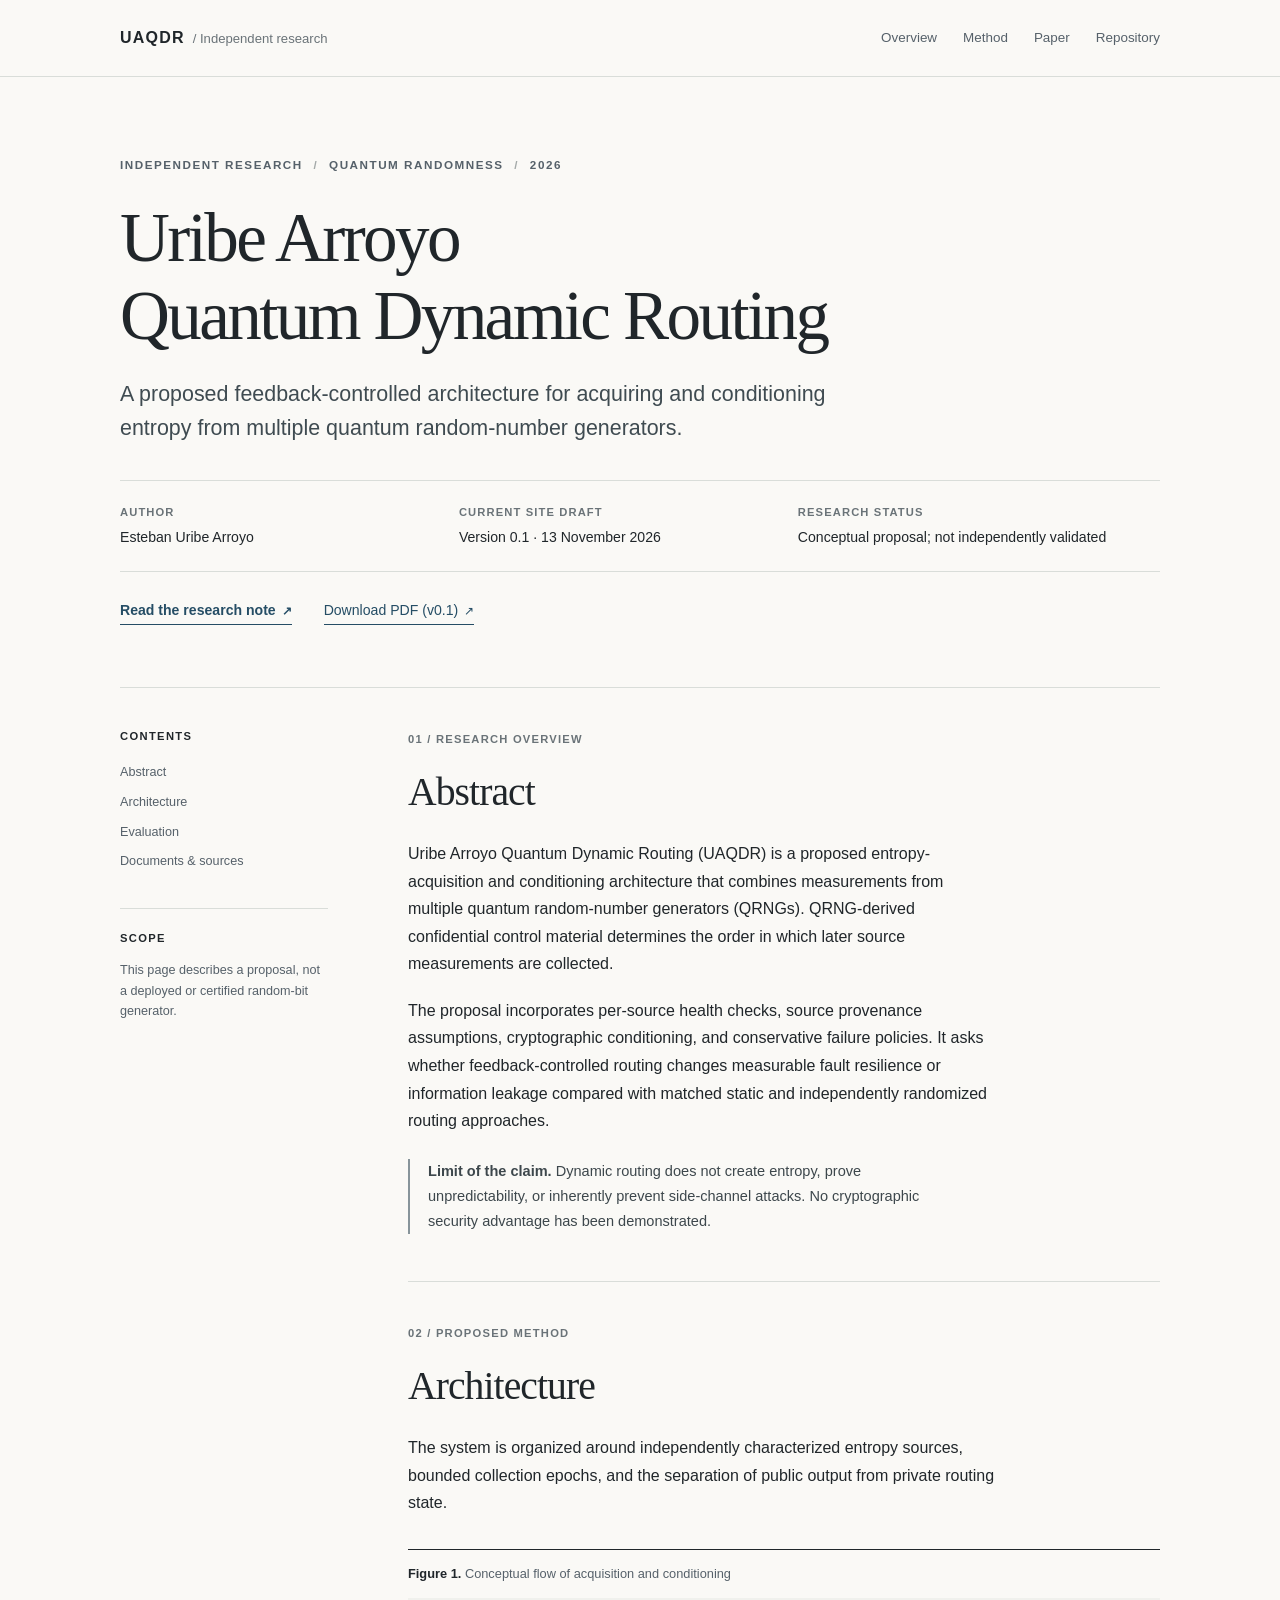
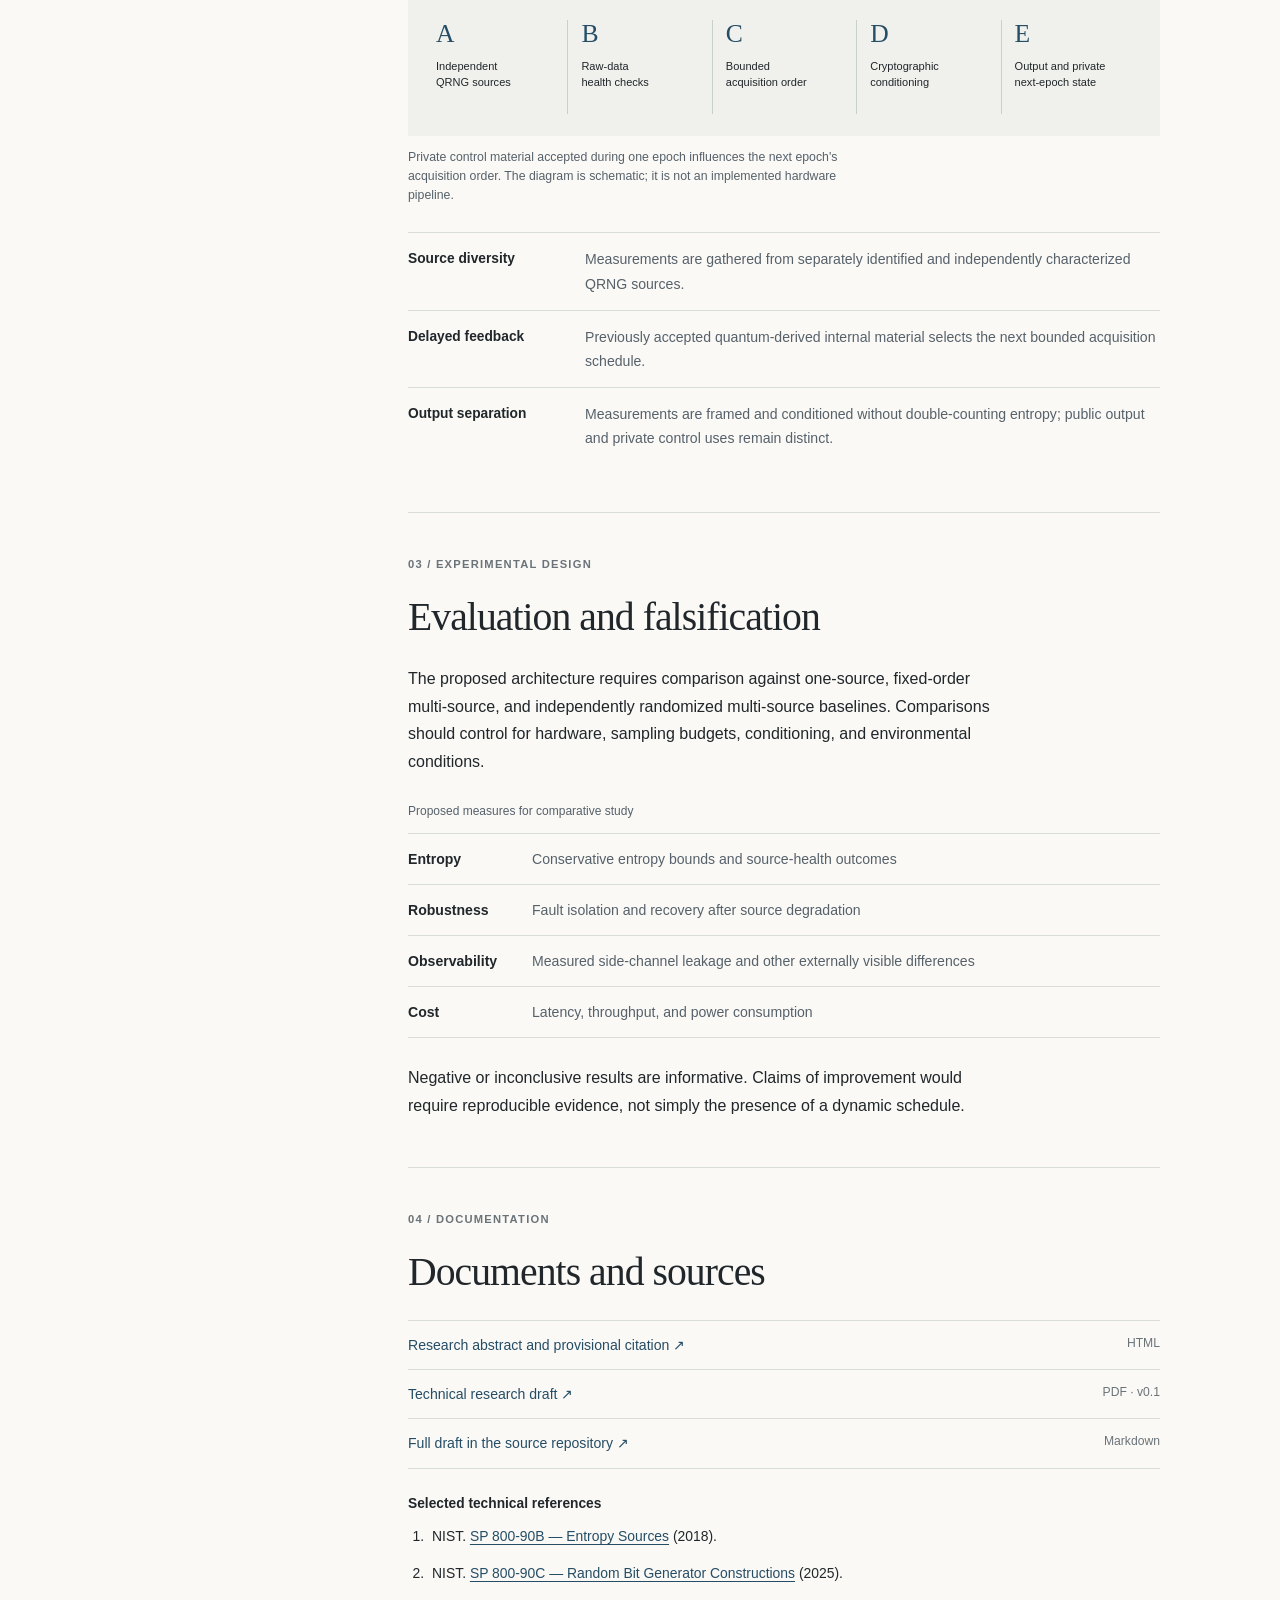
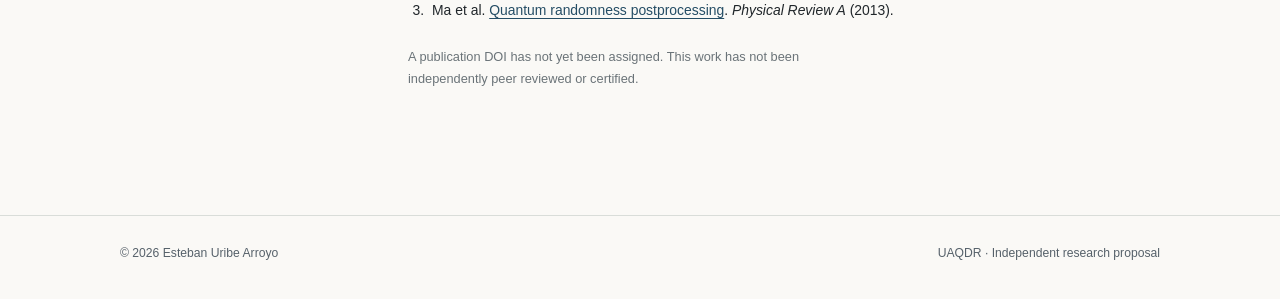
<file: docs/index.html>
<!doctype html>
<html lang="en">
<head>
  <meta charset="utf-8">
  <meta name="viewport" content="width=device-width, initial-scale=1">
  <meta name="google-site-verification" content="ejIMqo1rNapkusPyYzuJRkLzOjeTAsAWEF6wP5mnPCA">
  <title>Uribe Arroyo Quantum Dynamic Routing (UAQDR) — Research</title>
  <meta name="description" content="Independent research on Uribe Arroyo Quantum Dynamic Routing (UAQDR), a proposed feedback-controlled, multi-source quantum entropy architecture by Esteban Uribe Arroyo.">
  <meta name="author" content="Esteban Uribe Arroyo">
  <meta name="robots" content="index,follow">
  <link rel="canonical" href="https://sophropoiesis.github.io/Uribe-Arroyo-Quantum-Dynamic-Routing/">
  <meta property="og:type" content="website">
  <meta property="og:title" content="Uribe Arroyo Quantum Dynamic Routing (UAQDR)">
  <meta property="og:description" content="A research proposal concerning feedback-controlled acquisition and conditioning across multiple QRNG sources.">
  <meta property="og:url" content="https://sophropoiesis.github.io/Uribe-Arroyo-Quantum-Dynamic-Routing/">
  <meta name="twitter:card" content="summary">
  <link rel="stylesheet" href="style.css">
  <script type="application/ld+json">
  {
    "@context": "https://schema.org",
    "@type": "ResearchProject",
    "name": "Uribe Arroyo Quantum Dynamic Routing (UAQDR)",
    "alternateName": "UAQDR",
    "url": "https://sophropoiesis.github.io/Uribe-Arroyo-Quantum-Dynamic-Routing/",
    "description": "A conceptual, quantum-derived feedback-controlled architecture for acquiring and conditioning measurements from multiple QRNGs. No measured security improvement is claimed.",
    "founder": {"@type": "Person", "name": "Esteban Uribe Arroyo"},
    "keywords": ["Quantum random-number generation", "QRNG", "Entropy pooling", "Dynamic routing", "NIST SP 800-90B"]
  }
  </script>
</head>
<body>
  <a class="skip-link" href="#main">Skip to main content</a>
  <header class="site-header">
    <div class="wrap header-inner">
      <a class="site-name" href="./" aria-label="UAQDR homepage">UAQDR<span class="site-name-detail">/ Independent research</span></a>
      <nav aria-label="Primary navigation">
        <a href="#abstract">Overview</a>
        <a href="#method">Method</a>
        <a href="paper.html">Paper</a>
        <a href="https://github.com/sophropoiesis/Uribe-Arroyo-Quantum-Dynamic-Routing">Repository</a>
      </nav>
    </div>
  </header>

  <main id="main">
    <div class="wrap">
      <header class="intro">
        <p class="eyeline">Independent research <span class="eyeline-divider">/</span> Quantum randomness <span class="eyeline-divider">/</span> 2026</p>
        <h1>Uribe Arroyo<br> Quantum Dynamic Routing</h1>
        <p class="intro-summary">A proposed feedback-controlled architecture for acquiring and conditioning entropy from multiple quantum random-number generators.</p>
        <dl class="publication-meta">
          <div><dt>Author</dt><dd>Esteban Uribe Arroyo</dd></div>
          <div><dt>Current site draft</dt><dd>Version 0.1 · 13 November 2026</dd></div>
          <div><dt>Research status</dt><dd>Conceptual proposal; not independently validated</dd></div>
        </dl>
        <div class="document-links" aria-label="Research documents">
          <a class="primary-link" href="paper.html">Read the research note <span aria-hidden="true">↗</span></a>
          <a href="UAQDR_Whitepaper_v0.1.pdf">Download PDF (v0.1) <span aria-hidden="true">↗</span></a>
        </div>
      </header>

      <div class="editorial-layout">
        <aside class="page-aside" aria-label="Page contents">
          <p class="aside-title">Contents</p>
          <ol>
            <li><a href="#abstract">Abstract</a></li>
            <li><a href="#method">Architecture</a></li>
            <li><a href="#evaluation">Evaluation</a></li>
            <li><a href="#documents">Documents &amp; sources</a></li>
          </ol>
          <div class="aside-note">
            <p class="aside-title">Scope</p>
            <p>This page describes a proposal, not a deployed or certified random-bit generator.</p>
          </div>
        </aside>

        <div class="article-body">
          <section id="abstract" class="article-section">
            <p class="section-index">01 / Research overview</p>
            <h2>Abstract</h2>
            <p>Uribe Arroyo Quantum Dynamic Routing (UAQDR) is a proposed entropy-acquisition and conditioning architecture that combines measurements from multiple quantum random-number generators (QRNGs). QRNG-derived confidential control material determines the order in which later source measurements are collected.</p>
            <p>The proposal incorporates per-source health checks, source provenance assumptions, cryptographic conditioning, and conservative failure policies. It asks whether feedback-controlled routing changes measurable fault resilience or information leakage compared with matched static and independently randomized routing approaches.</p>
            <p class="note"><strong>Limit of the claim.</strong> Dynamic routing does not create entropy, prove unpredictability, or inherently prevent side-channel attacks. No cryptographic security advantage has been demonstrated.</p>
          </section>

          <section id="method" class="article-section">
            <p class="section-index">02 / Proposed method</p>
            <h2>Architecture</h2>
            <p>The system is organized around independently characterized entropy sources, bounded collection epochs, and the separation of public output from private routing state.</p>

            <figure class="system-figure">
              <figcaption><strong>Figure 1.</strong> Conceptual flow of acquisition and conditioning</figcaption>
              <ol class="process-flow">
                <li><span class="step-id">A</span><span>Independent<br> QRNG sources</span></li>
                <li><span class="step-id">B</span><span>Raw-data<br> health checks</span></li>
                <li><span class="step-id">C</span><span>Bounded<br> acquisition order</span></li>
                <li><span class="step-id">D</span><span>Cryptographic<br> conditioning</span></li>
                <li><span class="step-id">E</span><span>Output and private<br> next-epoch state</span></li>
              </ol>
              <p class="figure-caption">Private control material accepted during one epoch influences the next epoch's acquisition order. The diagram is schematic; it is not an implemented hardware pipeline.</p>
            </figure>

            <dl class="definition-list">
              <div><dt>Source diversity</dt><dd>Measurements are gathered from separately identified and independently characterized QRNG sources.</dd></div>
              <div><dt>Delayed feedback</dt><dd>Previously accepted quantum-derived internal material selects the next bounded acquisition schedule.</dd></div>
              <div><dt>Output separation</dt><dd>Measurements are framed and conditioned without double-counting entropy; public output and private control uses remain distinct.</dd></div>
            </dl>
          </section>

          <section id="evaluation" class="article-section">
            <p class="section-index">03 / Experimental design</p>
            <h2>Evaluation and falsification</h2>
            <p>The proposed architecture requires comparison against one-source, fixed-order multi-source, and independently randomized multi-source baselines. Comparisons should control for hardware, sampling budgets, conditioning, and environmental conditions.</p>
            <table class="research-table">
              <caption>Proposed measures for comparative study</caption>
              <tbody>
                <tr><th scope="row">Entropy</th><td>Conservative entropy bounds and source-health outcomes</td></tr>
                <tr><th scope="row">Robustness</th><td>Fault isolation and recovery after source degradation</td></tr>
                <tr><th scope="row">Observability</th><td>Measured side-channel leakage and other externally visible differences</td></tr>
                <tr><th scope="row">Cost</th><td>Latency, throughput, and power consumption</td></tr>
              </tbody>
            </table>
            <p>Negative or inconclusive results are informative. Claims of improvement would require reproducible evidence, not simply the presence of a dynamic schedule.</p>
          </section>

          <section id="documents" class="article-section">
            <p class="section-index">04 / Documentation</p>
            <h2>Documents and sources</h2>
            <ul class="link-list">
              <li><a href="paper.html">Research abstract and provisional citation <span aria-hidden="true">↗</span></a><span>HTML</span></li>
              <li><a href="UAQDR_Whitepaper_v0.1.pdf">Technical research draft <span aria-hidden="true">↗</span></a><span>PDF · v0.1</span></li>
              <li><a href="https://github.com/sophropoiesis/Uribe-Arroyo-Quantum-Dynamic-Routing/blob/main/paper/UAQDR_Whitepaper_v0.1.md">Full draft in the source repository <span aria-hidden="true">↗</span></a><span>Markdown</span></li>
            </ul>
            <h3 class="minor-heading">Selected technical references</h3>
            <ol class="references">
              <li>NIST. <a href="https://doi.org/10.6028/NIST.SP.800-90B">SP 800-90B — Entropy Sources</a> (2018).</li>
              <li>NIST. <a href="https://doi.org/10.6028/NIST.SP.800-90C">SP 800-90C — Random Bit Generator Constructions</a> (2025).</li>
              <li>Ma et al. <a href="https://doi.org/10.1103/PhysRevA.87.062327">Quantum randomness postprocessing</a>. <em>Physical Review A</em> (2013).</li>
            </ol>
            <p class="fine-print">A publication DOI has not yet been assigned. This work has not been independently peer reviewed or certified.</p>
          </section>
        </div>
      </div>
    </div>
  </main>
  <footer class="site-footer">
    <div class="wrap footer-inner"><span>© 2026 Esteban Uribe Arroyo</span><span>UAQDR · Independent research proposal</span></div>
  </footer>
</body>
</html>
</file>
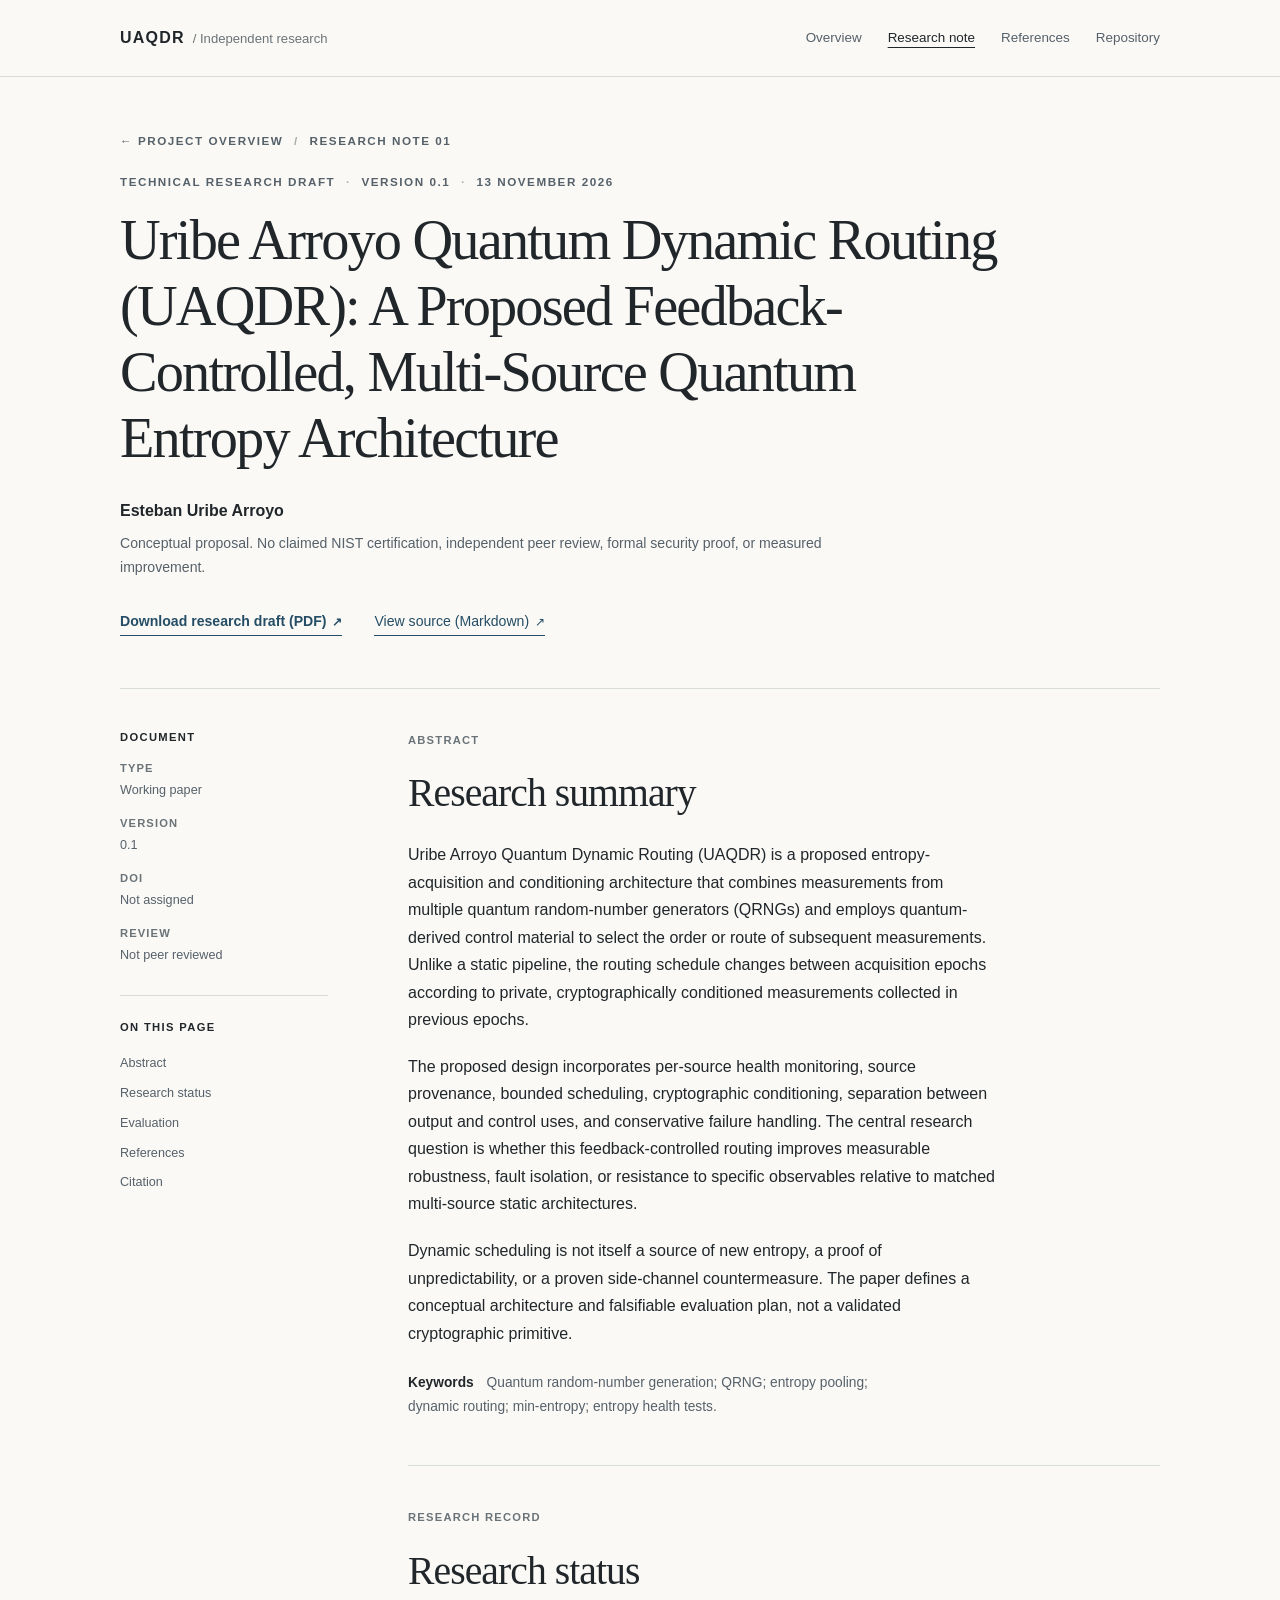
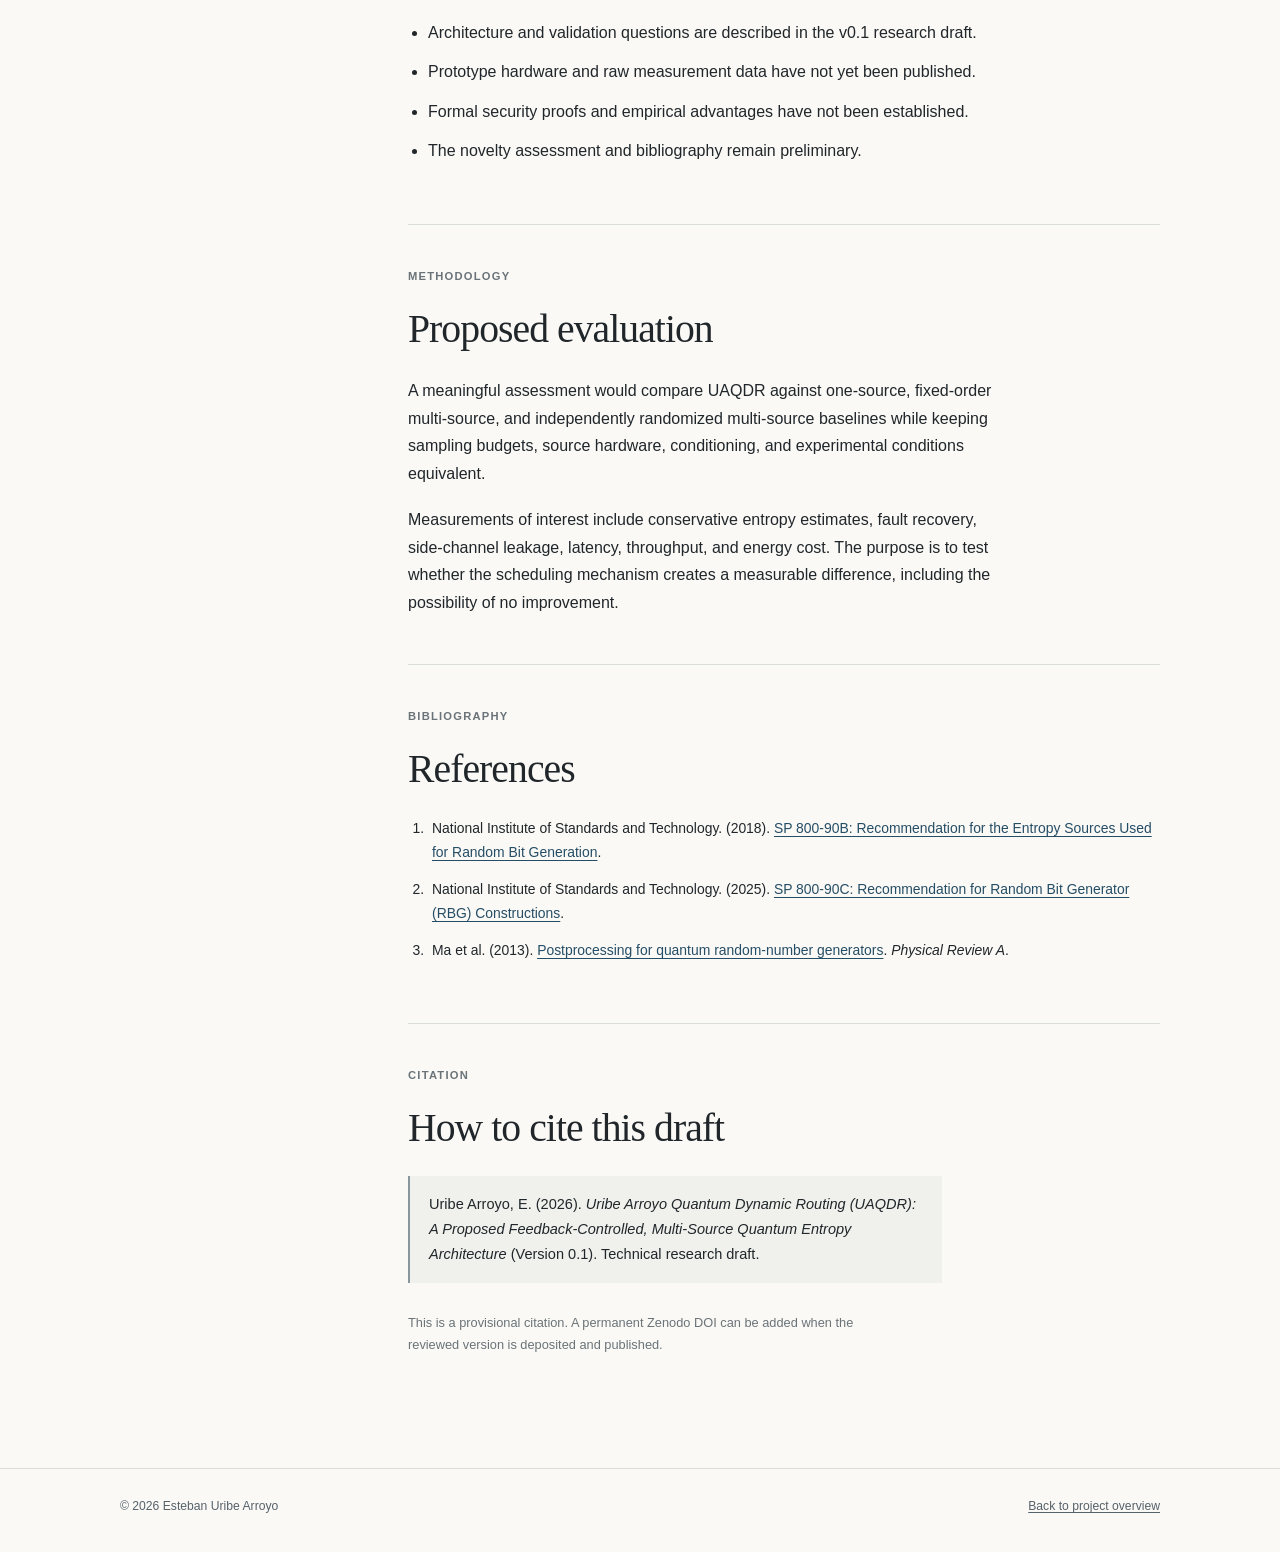
<file: docs/paper.html>
<!doctype html>
<html lang="en">
<head>
  <meta charset="utf-8">
  <meta name="viewport" content="width=device-width, initial-scale=1">
  <title>UAQDR — Research Note and Citation | Esteban Uribe Arroyo</title>
  <meta name="description" content="Research abstract, status, references and provisional citation for Uribe Arroyo Quantum Dynamic Routing (UAQDR), by Esteban Uribe Arroyo.">
  <meta name="author" content="Esteban Uribe Arroyo">
  <meta name="robots" content="index,follow">
  <meta name="citation_title" content="Uribe Arroyo Quantum Dynamic Routing (UAQDR): A Proposed Feedback-Controlled, Multi-Source Quantum Entropy Architecture">
  <meta name="citation_author" content="Esteban Uribe Arroyo">
  <meta name="citation_publication_date" content="2026/11/13">
  <meta name="citation_pdf_url" content="https://sophropoiesis.github.io/Uribe-Arroyo-Quantum-Dynamic-Routing/UAQDR_Whitepaper_v0.1.pdf">
  <link rel="canonical" href="https://sophropoiesis.github.io/Uribe-Arroyo-Quantum-Dynamic-Routing/paper.html">
  <meta property="og:type" content="article">
  <meta property="og:title" content="UAQDR — Research note by Esteban Uribe Arroyo">
  <meta property="og:description" content="Abstract and research status for a proposed multi-source, feedback-controlled QRNG architecture.">
  <meta property="og:url" content="https://sophropoiesis.github.io/Uribe-Arroyo-Quantum-Dynamic-Routing/paper.html">
  <link rel="stylesheet" href="style.css">
  <script type="application/ld+json">
  {
    "@context": "https://schema.org",
    "@type": "ScholarlyArticle",
    "headline": "Uribe Arroyo Quantum Dynamic Routing (UAQDR): A Proposed Feedback-Controlled, Multi-Source Quantum Entropy Architecture",
    "author": {"@type": "Person", "name": "Esteban Uribe Arroyo"},
    "datePublished": "2026-11-13",
    "url": "https://sophropoiesis.github.io/Uribe-Arroyo-Quantum-Dynamic-Routing/paper.html",
    "description": "Research draft describing a proposed feedback-controlled quantum entropy architecture, its assumptions, limitations and a plan for comparative experiments.",
    "isAccessibleForFree": true,
    "keywords": ["UAQDR", "QRNG", "entropy pooling", "dynamic routing"]
  }
  </script>
</head>
<body>
  <a class="skip-link" href="#main">Skip to main content</a>
  <header class="site-header">
    <div class="wrap header-inner">
      <a class="site-name" href="./" aria-label="UAQDR homepage">UAQDR<span class="site-name-detail">/ Independent research</span></a>
      <nav aria-label="Primary navigation">
        <a href="index.html">Overview</a>
        <a href="#abstract" aria-current="page">Research note</a>
        <a href="#references">References</a>
        <a href="https://github.com/sophropoiesis/Uribe-Arroyo-Quantum-Dynamic-Routing">Repository</a>
      </nav>
    </div>
  </header>

  <main id="main" class="wrap paper-page">
    <p class="eyeline"><a class="back-link" href="index.html">← Project overview</a> <span class="eyeline-divider">/</span> Research note 01</p>
    <header class="paper-intro">
      <p class="document-label">Technical research draft <span>·</span> Version 0.1 <span>·</span> 13 November 2026</p>
      <h1>Uribe Arroyo Quantum Dynamic Routing (UAQDR): A Proposed Feedback-Controlled, Multi-Source Quantum Entropy Architecture</h1>
      <p class="paper-author">Esteban Uribe Arroyo</p>
      <p class="paper-disclaimer">Conceptual proposal. No claimed NIST certification, independent peer review, formal security proof, or measured improvement.</p>
      <div class="document-links">
        <a class="primary-link" href="UAQDR_Whitepaper_v0.1.pdf">Download research draft (PDF) <span aria-hidden="true">↗</span></a>
        <a href="https://github.com/sophropoiesis/Uribe-Arroyo-Quantum-Dynamic-Routing/blob/main/paper/UAQDR_Whitepaper_v0.1.md">View source (Markdown) <span aria-hidden="true">↗</span></a>
      </div>
    </header>

    <div class="editorial-layout paper-editorial">
      <aside class="page-aside" aria-label="Document details">
        <p class="aside-title">Document</p>
        <dl class="sidebar-details">
          <dt>Type</dt><dd>Working paper</dd>
          <dt>Version</dt><dd>0.1</dd>
          <dt>DOI</dt><dd>Not assigned</dd>
          <dt>Review</dt><dd>Not peer reviewed</dd>
        </dl>
        <p class="aside-title aside-subheading">On this page</p>
        <ol>
          <li><a href="#abstract">Abstract</a></li>
          <li><a href="#scope">Research status</a></li>
          <li><a href="#evaluation">Evaluation</a></li>
          <li><a href="#references">References</a></li>
          <li><a href="#citation">Citation</a></li>
        </ol>
      </aside>

      <article class="article-body paper-article">
        <section class="article-section" id="abstract">
          <p class="section-index">Abstract</p>
          <h2>Research summary</h2>
          <p>Uribe Arroyo Quantum Dynamic Routing (UAQDR) is a proposed entropy-acquisition and conditioning architecture that combines measurements from multiple quantum random-number generators (QRNGs) and employs quantum-derived control material to select the order or route of subsequent measurements. Unlike a static pipeline, the routing schedule changes between acquisition epochs according to private, cryptographically conditioned measurements collected in previous epochs.</p>
          <p>The proposed design incorporates per-source health monitoring, source provenance, bounded scheduling, cryptographic conditioning, separation between output and control uses, and conservative failure handling. The central research question is whether this feedback-controlled routing improves measurable robustness, fault isolation, or resistance to specific observables relative to matched multi-source static architectures.</p>
          <p>Dynamic scheduling is not itself a source of new entropy, a proof of unpredictability, or a proven side-channel countermeasure. The paper defines a conceptual architecture and falsifiable evaluation plan, not a validated cryptographic primitive.</p>
          <p class="keywords"><strong>Keywords</strong> Quantum random-number generation; QRNG; entropy pooling; dynamic routing; min-entropy; entropy health tests.</p>
        </section>

        <section class="article-section" id="scope">
          <p class="section-index">Research record</p>
          <h2>Research status</h2>
          <ul class="plain-list">
            <li>Architecture and validation questions are described in the v0.1 research draft.</li>
            <li>Prototype hardware and raw measurement data have not yet been published.</li>
            <li>Formal security proofs and empirical advantages have not been established.</li>
            <li>The novelty assessment and bibliography remain preliminary.</li>
          </ul>
        </section>

        <section class="article-section" id="evaluation">
          <p class="section-index">Methodology</p>
          <h2>Proposed evaluation</h2>
          <p>A meaningful assessment would compare UAQDR against one-source, fixed-order multi-source, and independently randomized multi-source baselines while keeping sampling budgets, source hardware, conditioning, and experimental conditions equivalent.</p>
          <p>Measurements of interest include conservative entropy estimates, fault recovery, side-channel leakage, latency, throughput, and energy cost. The purpose is to test whether the scheduling mechanism creates a measurable difference, including the possibility of no improvement.</p>
        </section>

        <section class="article-section" id="references">
          <p class="section-index">Bibliography</p>
          <h2>References</h2>
          <ol class="references">
            <li>National Institute of Standards and Technology. (2018). <a href="https://doi.org/10.6028/NIST.SP.800-90B">SP 800-90B: Recommendation for the Entropy Sources Used for Random Bit Generation</a>.</li>
            <li>National Institute of Standards and Technology. (2025). <a href="https://doi.org/10.6028/NIST.SP.800-90C">SP 800-90C: Recommendation for Random Bit Generator (RBG) Constructions</a>.</li>
            <li>Ma et al. (2013). <a href="https://doi.org/10.1103/PhysRevA.87.062327">Postprocessing for quantum random-number generators</a>. <em>Physical Review A</em>.</li>
          </ol>
        </section>

        <section class="article-section" id="citation">
          <p class="section-index">Citation</p>
          <h2>How to cite this draft</h2>
          <p class="citation-text">Uribe Arroyo, E. (2026). <em>Uribe Arroyo Quantum Dynamic Routing (UAQDR): A Proposed Feedback-Controlled, Multi-Source Quantum Entropy Architecture</em> (Version 0.1). Technical research draft.</p>
          <p class="fine-print">This is a provisional citation. A permanent Zenodo DOI can be added when the reviewed version is deposited and published.</p>
        </section>
      </article>
    </div>
  </main>
  <footer class="site-footer">
    <div class="wrap footer-inner"><span>© 2026 Esteban Uribe Arroyo</span><a href="index.html">Back to project overview</a></div>
  </footer>
</body>
</html>
</file>
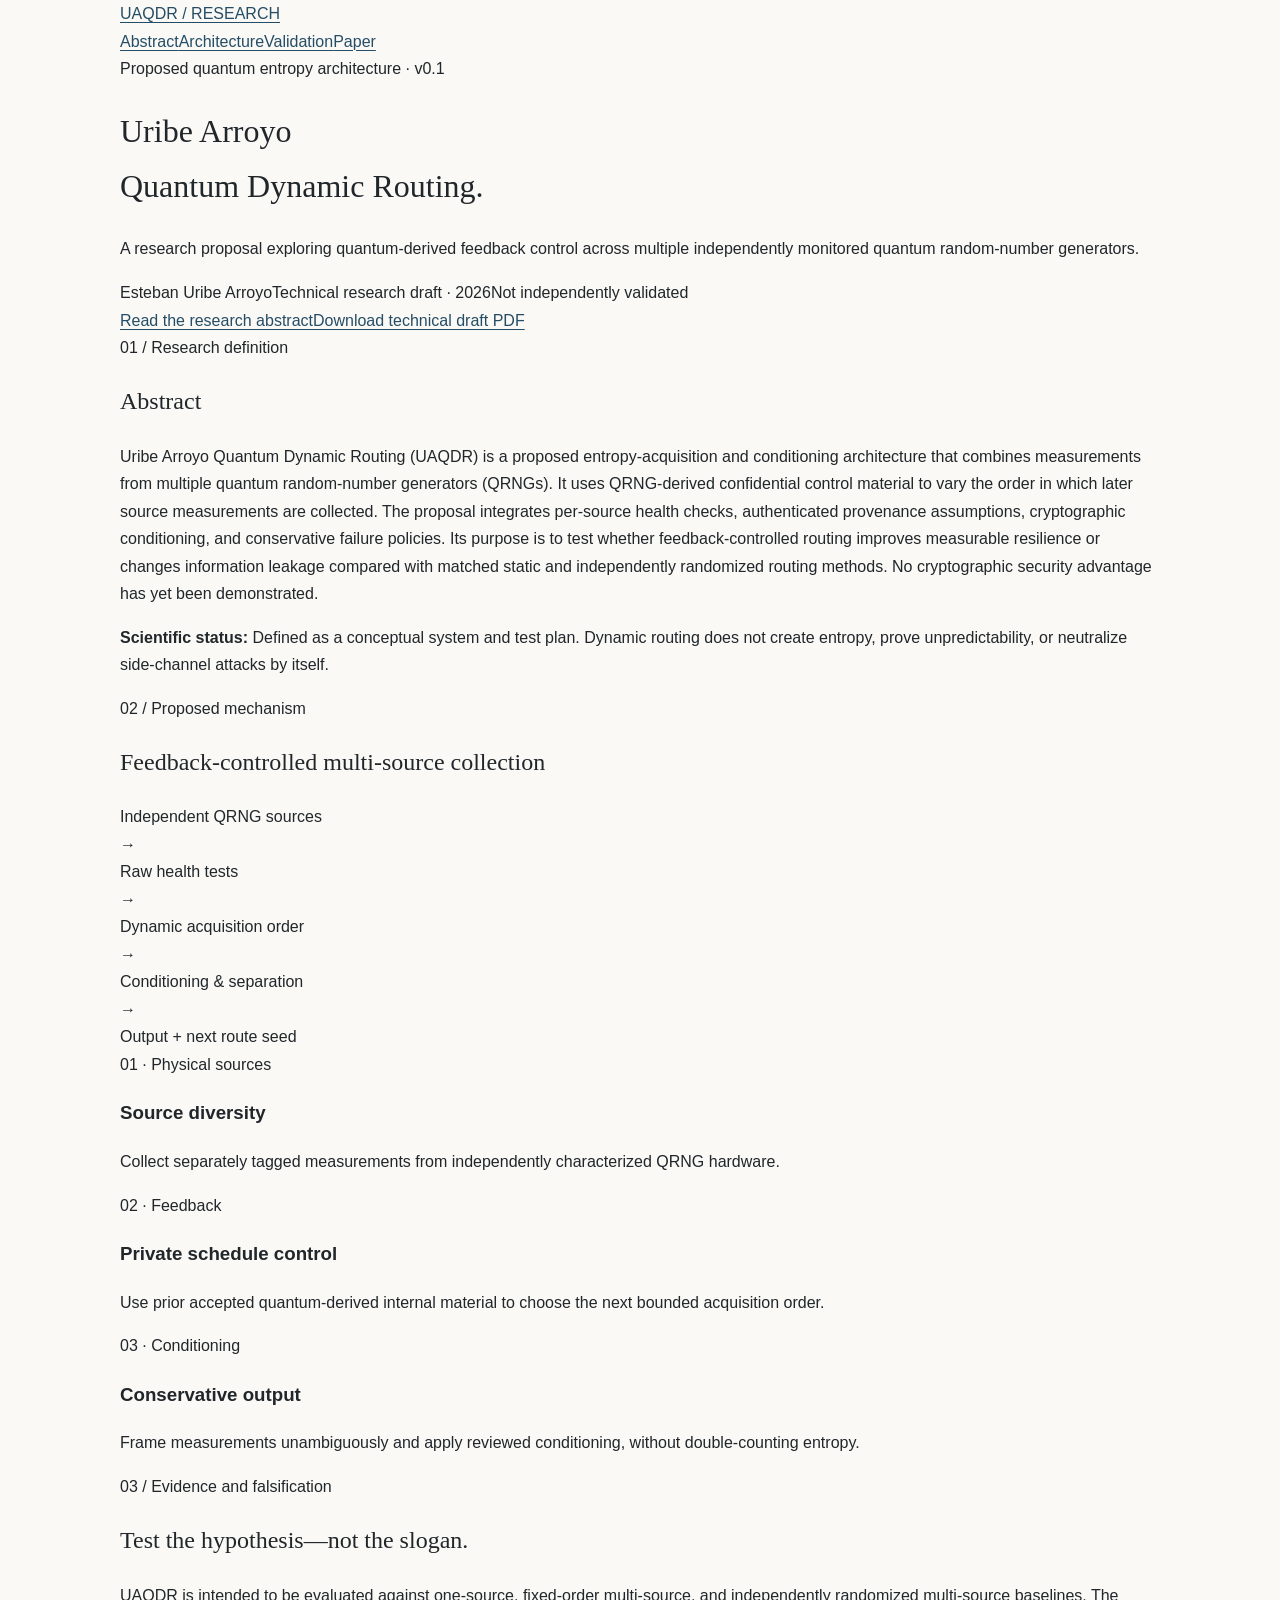
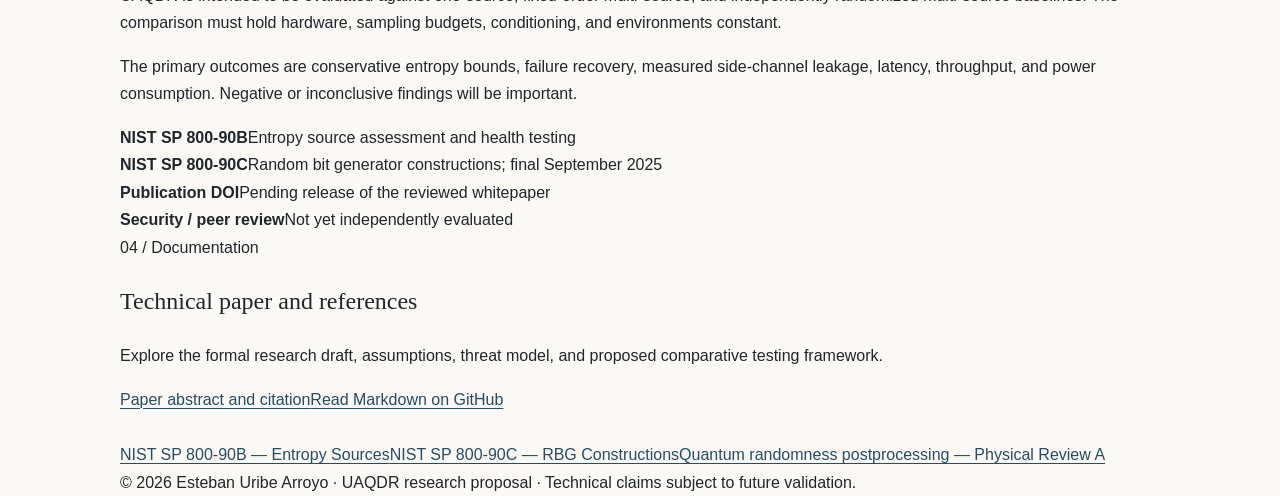
<file: docs/UAQDR_index.html>
<!doctype html>
<html lang="en">
<head>
<meta name="google-site-verification" content="BOFKJJiqn-gwbPMbsuwGBSV59sJyPmFwUAX9iIrqWKI" />
<meta charset="utf-8">
<meta name="viewport" content="width=device-width, initial-scale=1">
<title>Uribe Arroyo Quantum Dynamic Routing (UAQDR) | Quantum Entropy Research</title>
<meta name="description" content="Official research project page for Uribe Arroyo Quantum Dynamic Routing (UAQDR), a proposed feedback-controlled, multi-source QRNG architecture by Esteban Uribe Arroyo.">
<meta name="author" content="Esteban Uribe Arroyo">
<meta name="robots" content="index,follow">
<link rel="canonical" href="https://sophropoiesis.github.io/uribe-arroyo-quantum-dynamic-routing/">
<meta property="og:type" content="website">
<meta property="og:title" content="UAQDR — Uribe Arroyo Quantum Dynamic Routing">
<meta property="og:description" content="Research proposal: feedback-controlled routing across multiple independently monitored quantum entropy sources.">
<meta property="og:url" content="https://sophropoiesis.github.io/uribe-arroyo-quantum-dynamic-routing/">
<meta name="twitter:card" content="summary">
<link rel="stylesheet" href="style.css">
<script type="application/ld+json">
{
  "@context":"https://schema.org",
  "@type":"ResearchProject",
  "name":"Uribe Arroyo Quantum Dynamic Routing (UAQDR)",
  "alternateName":"UAQDR",
  "url":"https://sophropoiesis.github.io/uribe-arroyo-quantum-dynamic-routing/",
  "description":"A proposed quantum-derived feedback-controlled acquisition and conditioning architecture for multiple QRNG sources. No measured security improvement is claimed.",
  "founder":{"@type":"Person","name":"Esteban Uribe Arroyo"},
  "keywords":["Quantum random number generator","QRNG","Entropy pooling","Dynamic routing","NIST SP 800-90B"]
}
</script>
</head>
<body>
<header class="sitehead"><div class="wrap nav"><a class="brand" href="./">UAQDR / RESEARCH</a><nav class="navlinks" aria-label="Main navigation"><a href="#abstract">Abstract</a><a href="#architecture">Architecture</a><a href="#validation">Validation</a><a href="paper.html">Paper</a></nav></div></header>
<main>
<div class="hero"><div class="wrap"><div class="eyebrow">Proposed quantum entropy architecture · v0.1</div><h1>Uribe Arroyo<br><span>Quantum Dynamic Routing.</span></h1><p class="lead">A research proposal exploring quantum-derived feedback control across multiple independently monitored quantum random-number generators.</p><div class="metarow"><span class="chip">Esteban Uribe Arroyo</span><span class="chip">Technical research draft · 2026</span><span class="chip">Not independently validated</span></div><div class="actions"><a class="btn" href="paper.html">Read the research abstract</a><a class="btn secondary" href="UAQDR_Whitepaper_v0.1.pdf">Download technical draft PDF</a></div></div></div>
<section id="abstract"><div class="wrap"><div class="eyebrow">01 / Research definition</div><h2>Abstract</h2><p class="abstract">Uribe Arroyo Quantum Dynamic Routing (UAQDR) is a proposed entropy-acquisition and conditioning architecture that combines measurements from multiple quantum random-number generators (QRNGs). It uses QRNG-derived confidential control material to vary the order in which later source measurements are collected. The proposal integrates per-source health checks, authenticated provenance assumptions, cryptographic conditioning, and conservative failure policies. Its purpose is to test whether feedback-controlled routing improves measurable resilience or changes information leakage compared with matched static and independently randomized routing methods. No cryptographic security advantage has yet been demonstrated.</p><div class="callout"><p><strong>Scientific status:</strong> Defined as a conceptual system and test plan. Dynamic routing does not create entropy, prove unpredictability, or neutralize side-channel attacks by itself.</p></div></div></section>
<section id="architecture"><div class="wrap"><div class="eyebrow">02 / Proposed mechanism</div><h2>Feedback-controlled multi-source collection</h2><div class="diagram" role="img" aria-label="Quantum generators feed source health tests, a feedback-controlled routing scheduler, entropy conditioning, and output generation."><div class="node">Independent QRNG sources</div><div class="arrow">→</div><div class="node">Raw health tests</div><div class="arrow">→</div><div class="node">Dynamic acquisition order</div><div class="arrow">→</div><div class="node">Conditioning &amp; separation</div><div class="arrow">→</div><div class="node">Output + next route seed</div></div><div class="grid"><article class="panel"><div class="num">01 · Physical sources</div><h3>Source diversity</h3><p>Collect separately tagged measurements from independently characterized QRNG hardware.</p></article><article class="panel"><div class="num">02 · Feedback</div><h3>Private schedule control</h3><p>Use prior accepted quantum-derived internal material to choose the next bounded acquisition order.</p></article><article class="panel"><div class="num">03 · Conditioning</div><h3>Conservative output</h3><p>Frame measurements unambiguously and apply reviewed conditioning, without double-counting entropy.</p></article></div></div></section>
<section id="validation"><div class="wrap two"><div><div class="eyebrow">03 / Evidence and falsification</div><h2>Test the hypothesis—not the slogan.</h2><p>UAQDR is intended to be evaluated against one-source, fixed-order multi-source, and independently randomized multi-source baselines. The comparison must hold hardware, sampling budgets, conditioning, and environments constant.</p><p>The primary outcomes are conservative entropy bounds, failure recovery, measured side-channel leakage, latency, throughput, and power consumption. Negative or inconclusive findings will be important.</p></div><div class="panel"><div class="stat"><strong>NIST SP 800-90B</strong><span>Entropy source assessment and health testing</span></div><div class="stat"><strong>NIST SP 800-90C</strong><span>Random bit generator constructions; final September 2025</span></div><div class="stat"><strong>Publication DOI</strong><span>Pending release of the reviewed whitepaper</span></div><div class="stat"><strong>Security / peer review</strong><span>Not yet independently evaluated</span></div></div></div></section>
<section id="research"><div class="wrap"><div class="eyebrow">04 / Documentation</div><h2>Technical paper and references</h2><p>Explore the formal research draft, assumptions, threat model, and proposed comparative testing framework.</p><div class="actions"><a class="btn" href="paper.html">Paper abstract and citation</a><a class="btn secondary" href="https://github.com/sophropoiesis/uribe-arroyo-quantum-dynamic-routing/blob/main/paper/UAQDR_Whitepaper_v0.1.md">Read Markdown on GitHub</a></div><div class="refs" style="margin-top:28px"><a href="https://doi.org/10.6028/NIST.SP.800-90B">NIST SP 800-90B — Entropy Sources</a><a href="https://doi.org/10.6028/NIST.SP.800-90C">NIST SP 800-90C — RBG Constructions</a><a href="https://doi.org/10.1103/PhysRevA.87.062327">Quantum randomness postprocessing — Physical Review A</a></div></div></section>
</main><footer><div class="wrap">© 2026 Esteban Uribe Arroyo · UAQDR research proposal · Technical claims subject to future validation.</div></footer>
</body></html>
</file>
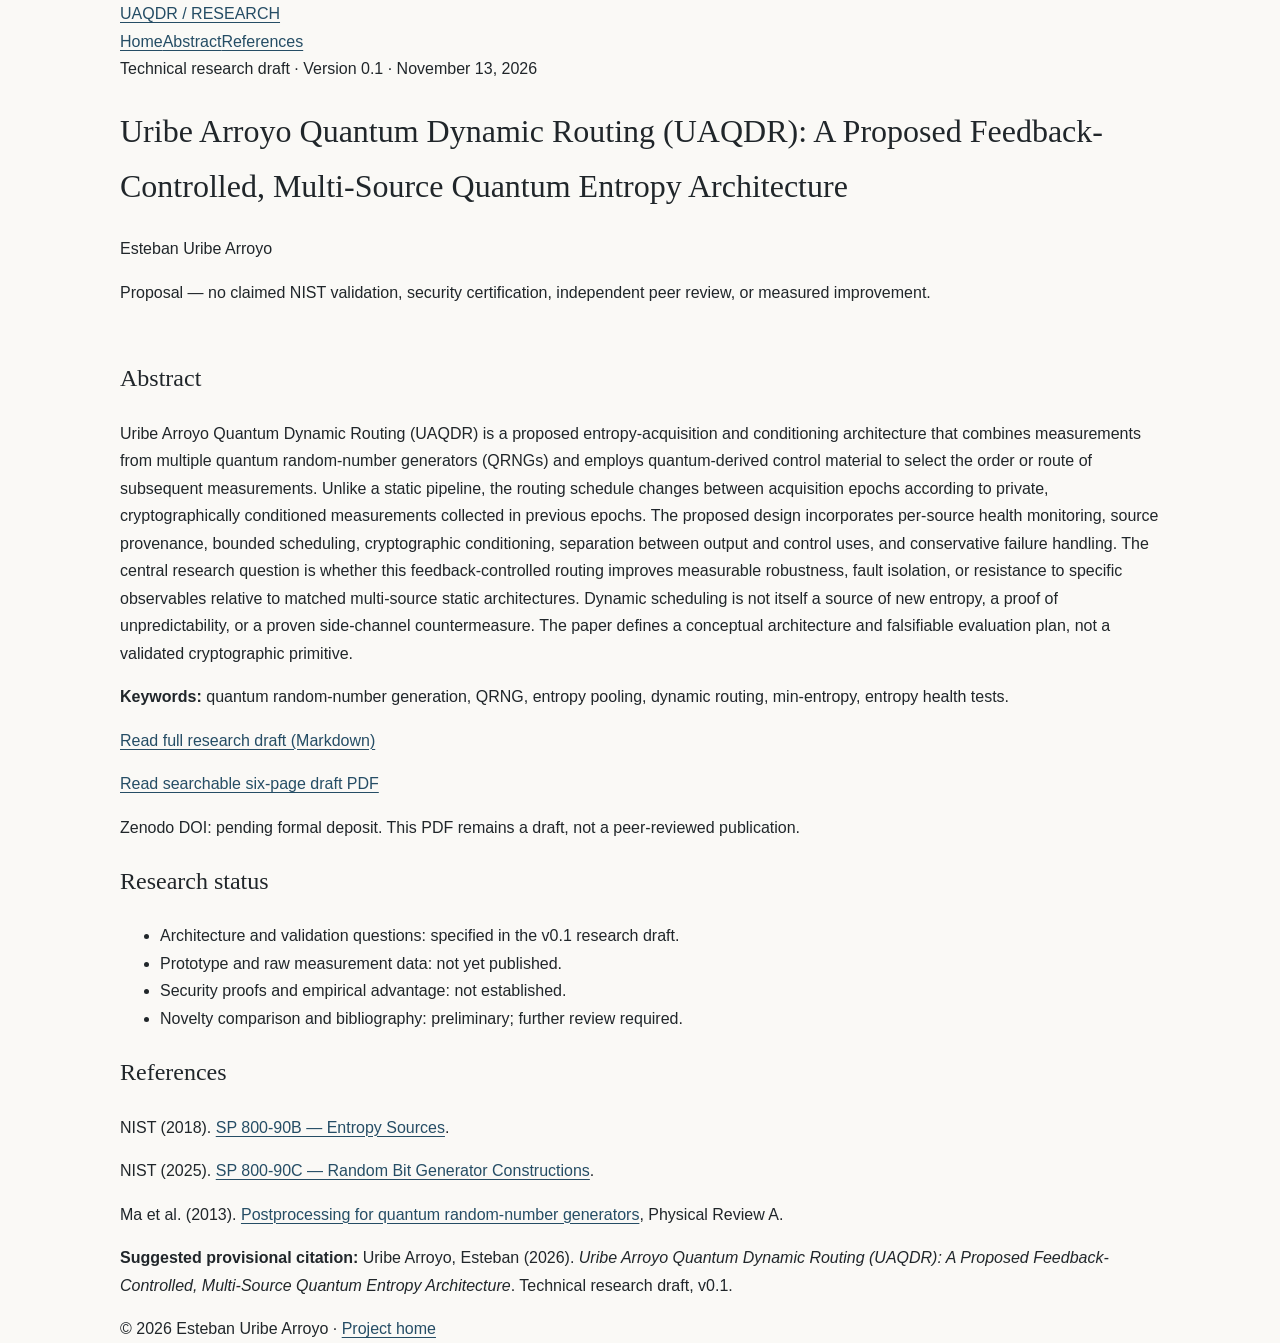
<file: docs/UAQDR_paper.html>
<!doctype html>
<html lang="en"><head>
<meta charset="utf-8"><meta name="viewport" content="width=device-width, initial-scale=1">
<title>UAQDR: A Proposed Feedback-Controlled, Multi-Source Quantum Entropy Architecture | Esteban Uribe Arroyo</title>
<meta name="description" content="Technical research abstract and citation details for Uribe Arroyo Quantum Dynamic Routing (UAQDR), by Esteban Uribe Arroyo, 2026.">
<meta name="author" content="Esteban Uribe Arroyo"><meta name="robots" content="index,follow">
<meta name="citation_title" content="Uribe Arroyo Quantum Dynamic Routing (UAQDR): A Proposed Feedback-Controlled, Multi-Source Quantum Entropy Architecture">
<meta name="citation_author" content="Esteban Uribe Arroyo">
<meta name="citation_publication_date" content="2026/11/13">
<meta name="citation_pdf_url" content="https://sophropoiesis.github.io/uribe-arroyo-quantum-dynamic-routing/UAQDR_Whitepaper_v0.1.pdf">
<link rel="canonical" href="https://sophropoiesis.github.io/uribe-arroyo-quantum-dynamic-routing/paper.html">
<meta property="og:type" content="article"><meta property="og:title" content="UAQDR technical research draft — Esteban Uribe Arroyo">
<meta property="og:url" content="https://sophropoiesis.github.io/uribe-arroyo-quantum-dynamic-routing/paper.html">
<link rel="stylesheet" href="style.css">
<script type="application/ld+json">{"@context":"https://schema.org","@type":"ScholarlyArticle","headline":"Uribe Arroyo Quantum Dynamic Routing (UAQDR): A Proposed Feedback-Controlled, Multi-Source Quantum Entropy Architecture","author":{"@type":"Person","name":"Esteban Uribe Arroyo"},"datePublished":"2026-11-13","url":"https://sophropoiesis.github.io/uribe-arroyo-quantum-dynamic-routing/paper.html","description":"Research draft defining a proposed quantum-derived feedback-controlled QRNG acquisition architecture, limitations, threat model, and falsifiable experiments.","isAccessibleForFree":true,"keywords":["UAQDR","QRNG","entropy pooling","dynamic routing"]}</script>
</head><body>
<header class="sitehead"><div class="wrap nav"><a class="brand" href="./">UAQDR / RESEARCH</a><nav class="navlinks" aria-label="Navigation"><a href="index.html">Home</a><a href="#abstract">Abstract</a><a href="#references">References</a></nav></div></header>
<main class="wrap content-width"><header class="paperhead"><div class="smallcaps">Technical research draft · Version 0.1 · November 13, 2026</div><h1>Uribe Arroyo Quantum Dynamic Routing (UAQDR): A Proposed Feedback-Controlled, Multi-Source Quantum Entropy Architecture</h1><p class="author">Esteban Uribe Arroyo</p><p class="muted">Proposal — no claimed NIST validation, security certification, independent peer review, or measured improvement.</p></header>
<section id="abstract" style="padding-top:16px"><h2>Abstract</h2><p>Uribe Arroyo Quantum Dynamic Routing (UAQDR) is a proposed entropy-acquisition and conditioning architecture that combines measurements from multiple quantum random-number generators (QRNGs) and employs quantum-derived control material to select the order or route of subsequent measurements. Unlike a static pipeline, the routing schedule changes between acquisition epochs according to private, cryptographically conditioned measurements collected in previous epochs. The proposed design incorporates per-source health monitoring, source provenance, bounded scheduling, cryptographic conditioning, separation between output and control uses, and conservative failure handling. The central research question is whether this feedback-controlled routing improves measurable robustness, fault isolation, or resistance to specific observables relative to matched multi-source static architectures. Dynamic scheduling is not itself a source of new entropy, a proof of unpredictability, or a proven side-channel countermeasure. The paper defines a conceptual architecture and falsifiable evaluation plan, not a validated cryptographic primitive.</p><p><strong>Keywords:</strong> quantum random-number generation, QRNG, entropy pooling, dynamic routing, min-entropy, entropy health tests.</p><p><a class="pilllink" href="https://github.com/sophropoiesis/uribe-arroyo-quantum-dynamic-routing/blob/main/paper/UAQDR_Whitepaper_v0.1.md">Read full research draft (Markdown)</a></p><p><a class="pilllink" href="UAQDR_Whitepaper_v0.1.pdf">Read searchable six-page draft PDF</a></p><p class="muted">Zenodo DOI: pending formal deposit. This PDF remains a draft, not a peer-reviewed publication.</p></section>
<section><h2>Research status</h2><ul><li>Architecture and validation questions: specified in the v0.1 research draft.</li><li>Prototype and raw measurement data: not yet published.</li><li>Security proofs and empirical advantage: not established.</li><li>Novelty comparison and bibliography: preliminary; further review required.</li></ul></section>
<section id="references"><h2>References</h2><p>NIST (2018). <a href="https://doi.org/10.6028/NIST.SP.800-90B">SP 800-90B — Entropy Sources</a>.</p><p>NIST (2025). <a href="https://doi.org/10.6028/NIST.SP.800-90C">SP 800-90C — Random Bit Generator Constructions</a>.</p><p>Ma et al. (2013). <a href="https://doi.org/10.1103/PhysRevA.87.062327">Postprocessing for quantum random-number generators</a>, Physical Review A.</p><p><strong>Suggested provisional citation:</strong> Uribe Arroyo, Esteban (2026). <em>Uribe Arroyo Quantum Dynamic Routing (UAQDR): A Proposed Feedback-Controlled, Multi-Source Quantum Entropy Architecture</em>. Technical research draft, v0.1.</p></section>
</main><footer><div class="wrap">© 2026 Esteban Uribe Arroyo · <a href="index.html">Project home</a></div></footer>
</body></html>
</file>
<file: docs/style.css>
/* UAQDR — independent research pages. A deliberately quiet editorial layout. */
:root {
  color-scheme: light;
  --paper: #faf9f6;
  --ink: #20262a;
  --subtle: #56616a;
  --faint: #6a7378;
  --line: #d9ddd9;
  --accent: #254d65;
  --accent-hover: #14364b;
  --figure: #f0f1ed;
  --content: 1040px;
  --serif: Georgia, Cambria, "Times New Roman", serif;
  --sans: -apple-system, BlinkMacSystemFont, "Segoe UI", Arial, sans-serif;
}
* { box-sizing: border-box; }
html { scroll-behavior: smooth; scroll-padding-top: 2rem; }
body { margin: 0; background: var(--paper); color: var(--ink); font: 16px/1.72 var(--sans); -webkit-font-smoothing: antialiased; }
::selection { background: #dae4e6; }
a { color: var(--accent); text-decoration-thickness: 1px; text-underline-offset: .2em; }
a:hover { color: var(--accent-hover); }
a:focus-visible { outline: 2px solid var(--accent); outline-offset: 4px; }
.wrap { width: min(var(--content), 100% - 64px); margin-inline: auto; }
.skip-link { position: absolute; left: 12px; top: -100px; z-index: 99; padding: 8px 12px; background: white; }
.skip-link:focus { top: 8px; }
.site-header { border-bottom: 1px solid var(--line); }
.header-inner { min-height: 76px; display: flex; align-items: center; justify-content: space-between; gap: 22px; }
.site-name { text-decoration: none; font-weight: 750; letter-spacing: .075em; font-size: 1rem; white-space: nowrap; color: var(--ink); }
.site-name-detail { font-size: .82rem; letter-spacing: 0; color: var(--faint); font-weight: 400; margin-left: 8px; }
.header-inner nav { display: flex; align-items: center; justify-content: flex-end; flex-wrap: wrap; column-gap: 26px; row-gap: 8px; }
.header-inner nav a { font-size: .84rem; text-decoration: none; color: var(--subtle); }
.header-inner nav a:hover, .header-inner nav a[aria-current] { color: var(--ink); text-decoration: underline; text-underline-offset: 5px; }
.intro { padding: 78px 0 62px; }
.eyeline, .document-label { color: var(--subtle); font-size: .73rem; font-weight: 650; text-transform: uppercase; letter-spacing: .13em; }
.eyeline { margin: 0 0 24px; }
.eyeline-divider { color: #a4aaa9; padding: 0 6px; }
h1, h2, h3 { color: var(--ink); }
h1, h2 { font-family: var(--serif); font-weight: 400; }
.intro h1 { font-size: clamp(2.7rem, 5.4vw, 4.8rem); line-height: 1.12; letter-spacing: -.038em; max-width: 880px; margin: 0 0 24px; }
.intro-summary { font-size: clamp(1.14rem, 1.8vw, 1.34rem); line-height: 1.58; max-width: 720px; color: #3f4b51; margin: 0 0 34px; }
.publication-meta { display: grid; grid-template-columns: 1fr 1fr 1.15fr; gap: 24px; padding: 22px 0; border-top: 1px solid var(--line); border-bottom: 1px solid var(--line); margin: 0; }
.publication-meta dt, .sidebar-details dt { text-transform: uppercase; font-size: .7rem; letter-spacing: .1em; font-weight: 700; color: var(--faint); }
.publication-meta dd { font-size: .88rem; margin: 5px 0 0; line-height: 1.55; }
.document-links { display: flex; flex-wrap: wrap; column-gap: 32px; row-gap: 8px; margin-top: 26px; font-size: .88rem; }
.document-links a { text-decoration: none; border-bottom: 1px solid currentColor; padding-bottom: 2px; }
.document-links .primary-link { font-weight: 700; }
.document-links a span { font-size: .85em; padding-left: 2px; }
.editorial-layout { display: grid; grid-template-columns: minmax(155px, 208px) minmax(0, 1fr); column-gap: 80px; align-items: start; border-top: 1px solid var(--line); padding-bottom: 78px; }
.page-aside { padding-top: 39px; font-size: .79rem; color: var(--subtle); }
.aside-title { font-size: .7rem; letter-spacing: .12em; text-transform: uppercase; font-weight: 750; color: var(--ink); margin: 0 0 12px; }
.page-aside ol { margin: 0; padding: 0; list-style: none; counter-reset: sec; }
.page-aside ol li { padding: 4px 0; }
.page-aside ol a { text-decoration: none; color: var(--subtle); }
.page-aside ol a:hover { text-decoration: underline; color: var(--accent); }
.aside-note { border-top: 1px solid var(--line); padding-top: 20px; margin-top: 31px; }
.aside-note p:last-child { margin: 0; line-height: 1.6; }
.article-body { min-width: 0; }
.article-section { border-bottom: 1px solid var(--line); padding: 42px 0 47px; scroll-margin-top: 24px; }
.article-section:last-child { border-bottom: 0; }
.section-index { text-transform: uppercase; color: var(--faint); letter-spacing: .11em; font-size: .7rem; font-weight: 700; margin: 0 0 11px; }
.article-body h2 { font-size: clamp(1.85rem, 3.3vw, 2.48rem); line-height: 1.24; letter-spacing: -.024em; margin: 0 0 23px; }
.article-body h3 { font-size: .86rem; line-height: 1.35; font-weight: 700; margin: 26px 0 11px; }
.article-body p { max-width: 66ch; margin: 0 0 19px; }
.article-body p:last-child { margin-bottom: 0; }
.note { border-left: 2px solid #87949a; padding-left: 18px; color: #3d474c; font-size: .91rem; margin-top: 24px !important; }
.system-figure { margin: 32px 0 27px; padding: 0; }
.system-figure figcaption { font-size: .8rem; color: var(--subtle); border-top: 1px solid var(--ink); padding: 13px 0; }
.system-figure figcaption strong { color: var(--ink); }
.process-flow { margin: 0; padding: 22px 15px; list-style: none; background: var(--figure); display: grid; grid-template-columns: repeat(5, minmax(0, 1fr)); gap: 0; }
.process-flow li { position: relative; display: flex; flex-direction: column; gap: 10px; padding: 0 13px; font-size: .69rem; line-height: 1.45; min-height: 94px; border-left: 1px solid #c9cfcc; }
.process-flow li:first-child { border-left: none; }
.process-flow li span:last-child { overflow-wrap: anywhere; }
.step-id { font-family: var(--serif); font-size: 1.6rem; line-height: 1.1; color: var(--accent); }
.article-body .figure-caption { font-size: .77rem; color: var(--subtle); margin: 12px 0 0; line-height: 1.56; }
.definition-list { margin: 22px 0 0; }
.definition-list > div { display: grid; grid-template-columns: 155px minmax(0, 1fr); column-gap: 22px; padding: 14px 0; border-top: 1px solid var(--line); }
.definition-list dt { font-size: .86rem; font-weight: 700; }
.definition-list dd { margin: 0; color: var(--subtle); font-size: .88rem; }
.research-table { border-collapse: collapse; width: 100%; font-size: .88rem; margin: 26px 0; text-align: left; }
.research-table caption { caption-side: top; text-align: left; color: var(--subtle); font-size: .75rem; padding: 0 0 11px; }
.research-table th, .research-table td { padding: 13px 12px 13px 0; border-top: 1px solid var(--line); vertical-align: top; }
.research-table tr:last-child th, .research-table tr:last-child td { border-bottom: 1px solid var(--line); }
.research-table th { font-weight: 700; width: 124px; }
.research-table td { color: var(--subtle); }
.link-list { list-style: none; margin: 10px 0 22px; padding: 0; }
.link-list li { display: flex; justify-content: space-between; gap: 18px; padding: 12px 0; border-top: 1px solid var(--line); font-size: .88rem; }
.link-list li:last-child { border-bottom: 1px solid var(--line); }
.link-list a { text-decoration: none; }
.link-list a:hover { text-decoration: underline; }
.link-list li > span { font-size: .76rem; color: var(--faint); white-space: nowrap; }
.references { margin: 12px 0 0; padding-left: 20px; font-size: .87rem; }
.references li { margin-bottom: 13px; padding-left: 4px; }
.fine-print { color: var(--faint); font-size: .8rem; padding-top: 10px; }
.site-footer { border-top: 1px solid var(--line); padding: 27px 0 35px; font-size: .76rem; color: var(--subtle); }
.footer-inner { display: flex; gap: 15px; justify-content: space-between; flex-wrap: wrap; }
.footer-inner a { color: var(--subtle); }
/* Research note */
.paper-page > .eyeline { padding-top: 54px; margin-bottom: 21px; }
.back-link { text-decoration: none; color: var(--subtle); }
.back-link:hover { text-decoration: underline; }
.paper-intro { padding: 0 0 52px; }
.document-label { margin: 0 0 16px; }
.document-label span { margin: 0 6px; color: #a6afae; }
.paper-intro h1 { font-size: clamp(2.2rem, 4.4vw, 3.65rem); line-height: 1.17; letter-spacing: -.032em; max-width: 890px; margin: 0 0 25px; }
.paper-author { margin: 0 0 7px; font-size: 1rem; font-weight: 650; }
.paper-disclaimer { margin: 0; font-size: .88rem; color: var(--subtle); max-width: 720px; }
.paper-intro .document-links { margin-top: 29px; }
.paper-editorial { padding-bottom: 65px; }
.paper-editorial .article-section:first-child { padding-top: 42px; }
.sidebar-details { margin: 0 0 28px; }
.sidebar-details dt { margin-top: 12px; }
.sidebar-details dd { margin: 2px 0 0; }
.aside-subheading { border-top: 1px solid var(--line); padding-top: 22px; }
.paper-article .keywords { font-size: .86rem; color: var(--subtle); padding-top: 5px; }
.paper-article .keywords strong { color: var(--ink); margin-right: 9px; }
.plain-list { margin: 0; padding-left: 20px; }
.plain-list li { margin: 0 0 12px; }
.citation-text { font-size: .91rem; padding: 16px 19px; background: var(--figure); border-left: 2px solid #89979c; }
@media (max-width: 810px) {
  .editorial-layout { grid-template-columns: minmax(126px, 160px) minmax(0, 1fr); gap: 38px; }
  .publication-meta { gap: 14px; }
  .definition-list > div { grid-template-columns: 125px minmax(0, 1fr); gap: 16px; }
  .header-inner nav { column-gap: 15px; }
}
@media (max-width: 650px) {
  .wrap { width: min(100% - 36px, var(--content)); }
  .header-inner { min-height: 0; padding: 17px 0 13px; align-items: flex-start; flex-direction: column; gap: 12px; }
  .header-inner nav { justify-content: flex-start; gap: 18px; }
  .site-name-detail { font-size: .76rem; }
  .intro { padding: 46px 0 43px; }
  .intro h1 { font-size: clamp(2.45rem, 9vw, 3.65rem); }
  .intro h1 br { display: none; }
  .intro-summary { font-size: 1.08rem; }
  .publication-meta { grid-template-columns: 1fr; gap: 15px; padding: 19px 0; }
  .document-links { flex-direction: column; align-items: flex-start; row-gap: 15px; }
  .editorial-layout { display: block; }
  .page-aside { padding: 22px 0 20px; border-bottom: 1px solid var(--line); }
  .page-aside ol { display: flex; flex-wrap: wrap; column-gap: 19px; row-gap: 3px; }
  .aside-note { margin: 17px 0 0; padding-top: 14px; }
  .article-section { padding: 31px 0 35px; }
  .process-flow { padding: 17px 12px; grid-template-columns: 1fr; }
  .process-flow li { min-height: 0; flex-direction: row; align-items: center; border-left: 0; border-top: 1px solid #ccd1ce; padding: 12px 5px; gap: 19px; font-size: .84rem; }
  .process-flow li:first-child { border-top: none; }
  .process-flow li br { display: none; }
  .step-id { min-width: 24px; }
  .definition-list > div { grid-template-columns: 1fr; gap: 4px; }
  .paper-page > .eyeline { padding-top: 35px; }
  .paper-intro h1 { font-size: clamp(2.1rem, 8vw, 3rem); }
  .paper-intro { padding-bottom: 39px; }
  .paper-editorial .article-section:first-child { padding-top: 30px; }
}
@media (prefers-reduced-motion: reduce) { html { scroll-behavior: auto; } }
@media print {
  :root { --paper: #fff; }
  html { scroll-behavior: auto; }
  .site-header nav, .page-aside, .document-links, .skip-link { display: none; }
  .wrap { width: 100%; }
  .intro { padding-top: 35px; }
  .editorial-layout { display: block; }
  .article-section { break-inside: avoid; }
  a { color: #20262a; }
}
</file>
